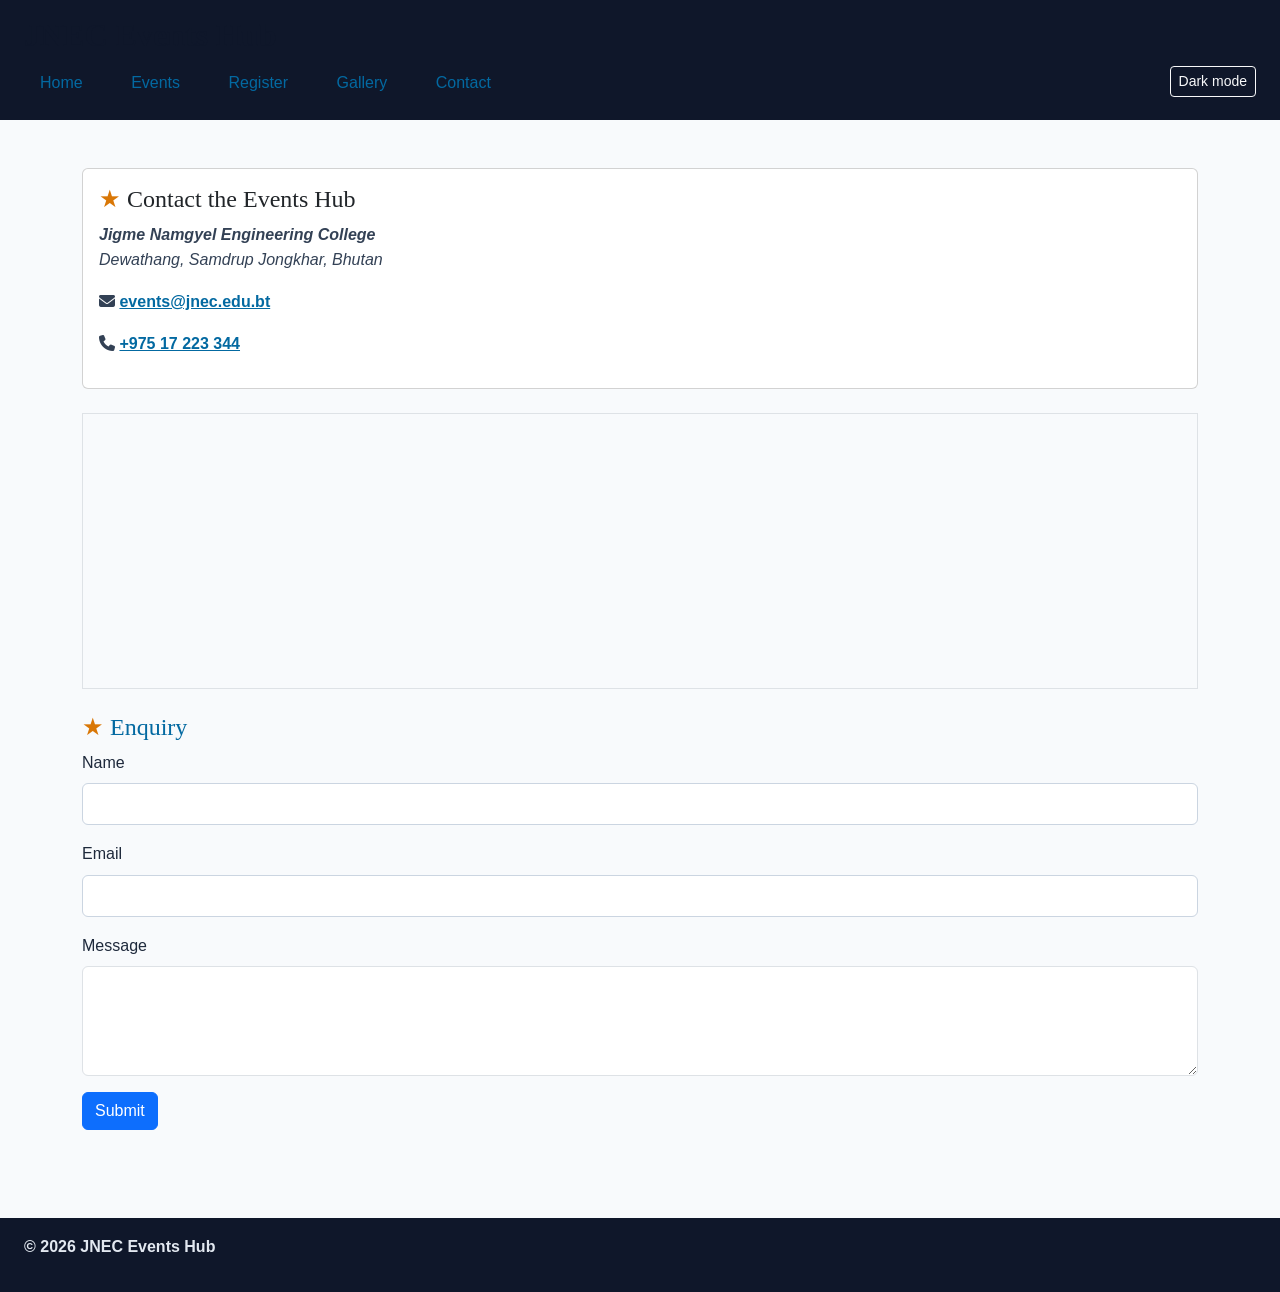
<file: contact.html>
<!DOCTYPE html> 
 <html lang="en"> 
 <head> 
   <meta charset="UTF-8"> 
   <meta name="viewport" content="width=device-width, initial-scale=1.0"> 
   <title>JNEC Events Hub — Contact</title> 
   <link 
href="https://cdn.jsdelivr.net/npm/bootstrap@5.3.3/dist/css/bootstrap.min.css" 
rel="stylesheet"> 
   <link rel="stylesheet" 
href="https://cdnjs.cloudflare.com/ajax/libs/font-awesome/6.5.2/css/all.min.css"> 
   <link rel="stylesheet" href="css/styles.css"> 
 </head> 
 <body> 
   <header id="top"> 
  <h1>JNEC Events Hub</h1> 
  <button type="button" id="darkToggle" class="btn btn-sm btn-outline-light">Dark 
mode</button> 
  <nav> 
    <a href="index.html">Home</a> 
    <a href="events.html">Events</a> 
    <a href="register.html">Register</a> 
    <a href="gallery.html">Gallery</a> 
    <a href="contact.html">Contact</a> 
  </nav> 
   </header> 
   <main> 
  <div class="container py-4"> 
    <div class="card mb-4"> 
      	<div class="card-body"> 
        <h2 class="card-title">Contact the Events Hub</h2> 
        <p>Jigme Namgyel Engineering College<br> 
           	Dewathang, Samdrup Jongkhar, Bhutan</p> 
        <p><i class="fa-solid fa-envelope"></i> 
           	<a href="mailto:events@jnec.edu.bt">events@jnec.edu.bt</a></p> 
        <p><i class="fa-solid fa-phone"></i> 
           	<a href="tel:+97517223344">+975 17 223 344</a></p> 
      	</div> 
    </div> 
    <div class="border p-2 mb-4"> 
      	<iframe 
src="https://www.openstreetmap.org/export/embed.html?bbox=91.44,26.85,91.48,26.88" 
              width="100%" height="250" title="Campus map"></iframe> 
    </div> 
 
    <h2>Enquiry</h2> 
    <form action="#" method="post" id="enquiryForm"> 
      	<div class="mb-3"> 
        <label for="enq-name" class="form-label">Name</label> 
        <input type="text" class="form-control" id="enq-name" name="name"> 
      	</div> 
      	<div class="mb-3"> 
        <label for="enq-email" class="form-label">Email</label> 
        <input type="text" class="form-control" id="enq-email" name="email"> 
      	</div> 
      	<div class="mb-3"> 
        <label for="enq-message" class="form-label">Message</label> 
        <textarea class="form-control" id="enq-message" name="message" 
rows="4"></textarea> 
      	</div> 
      	<button type="submit" class="btn btn-primary">Submit</button> 
    </form> 
  </div> 
   </main> 
   <footer> 
  <p>&copy; <span id="year"></span> JNEC Events Hub</p> 
   </footer> 
   <script 
src="https://cdn.jsdelivr.net/npm/bootstrap@5.3.3/dist/js/bootstrap.bundle.min.js"></script> 
   <script src="js/main.js"></script> 
 </body> 
 </html>
</file>
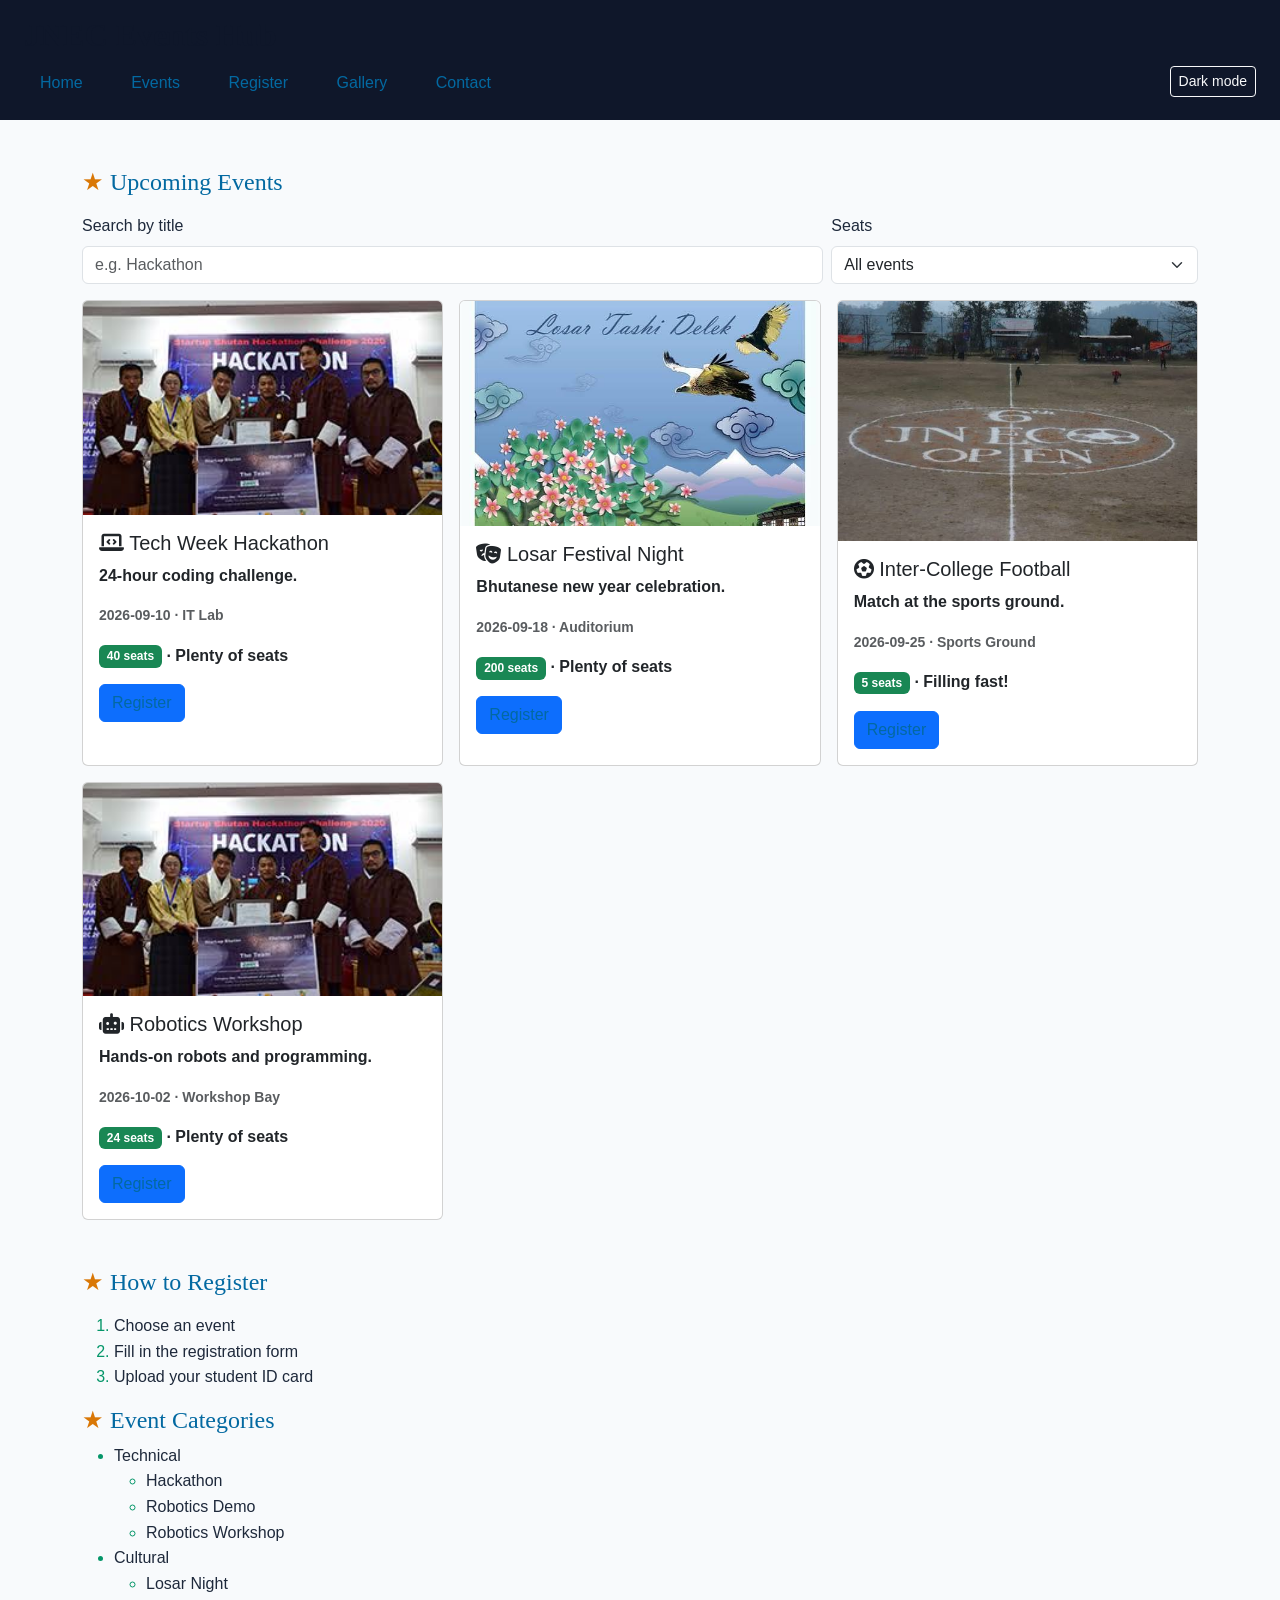
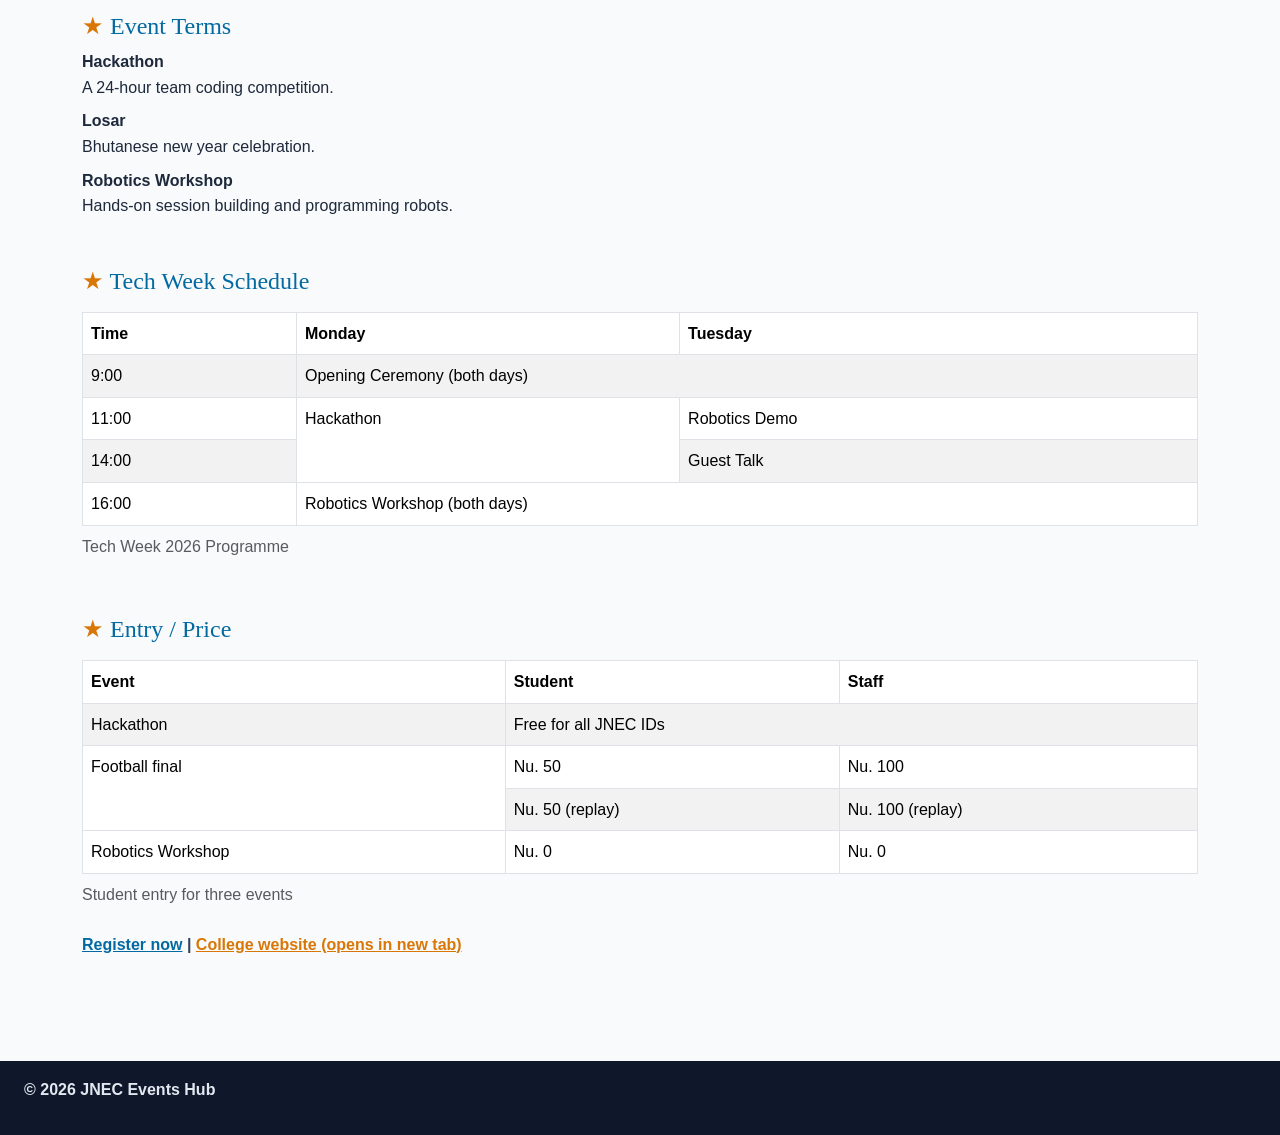
<file: events.html>
<!DOCTYPE html> 
 <html lang="en"> 
 <head> 
   <meta charset="UTF-8"> 
   <meta name="viewport" content="width=device-width, initial-scale=1.0"> 
   <title>JNEC Events Hub — Events</title> 
   <link 
href="https://cdn.jsdelivr.net/npm/bootstrap@5.3.3/dist/css/bootstrap.min.css" 
rel="stylesheet"> 
   <link rel="stylesheet" 
href="https://cdnjs.cloudflare.com/ajax/libs/font-awesome/6.5.2/css/all.min.css"> 
   <link rel="stylesheet" href="css/styles.css"> 
 </head> 
 <body> 
   <header id="top"> 
  <h1>JNEC Events Hub</h1> 
  <button type="button" id="darkToggle" class="btn btn-sm btn-outline-light">Dark 
mode</button> 
  <nav> 
    <a href="index.html">Home</a> 
    <a href="events.html">Events</a> 
    <a href="register.html">Register</a> 
    <a href="gallery.html">Gallery</a> 
    <a href="contact.html">Contact</a> 
  </nav> 
   </header> 
 
   <main> 
  <div class="container py-4"> 
    <h2 class="mb-3">Upcoming Events</h2> 
    <div class="row g-2 mb-3"> 
      	<div class="col-md-8"> 
        <label for="search" class="form-label">Search by title</label> 
        <input type="search" id="search" class="form-control" placeholder="e.g. 
Hackathon"> 

	      	</div> 
	      	<div class="col-md-4"> 
        <label for="seat-filter" class="form-label">Seats</label> 
        <select id="seat-filter" class="form-select"> 
          <option value="all">All events</option> 
          <option value="open">Open seats</option> 
          <option value="full">Sold out</option> 
        </select> 
	      	</div> 
    </div> 
    <div class="row g-3" id="eventList"></div> 
 
    <h2 class="mt-5 mb-3">How to Register</h2> 
    <ol type="1"> 
	      	<li>Choose an event</li> 
	      	<li>Fill in the registration form</li> 
	      	<li>Upload your student ID card</li> 
    </ol> 
 
    <h2>Event Categories</h2> 
    <ul> 
	      	<li>Technical 
        <ul> 
             <li>Hackathon</li> 
          <li>Robotics Demo</li> 
          <li>Robotics Workshop</li> 
        </ul> 
	      	</li> 
	      	<li>Cultural 
        <ul><li>Losar Night</li></ul> 
	      	</li> 
    </ul> 
 
    <h2>Event Terms</h2> 
    <dl> 
	      	<dt>Hackathon</dt> 
	      	<dd>A 24-hour team coding competition.</dd> 
	      	<dt>Losar</dt> 
	      	<dd>Bhutanese new year celebration.</dd> 
	      	<dt>Robotics Workshop</dt> 
	      	<dd>Hands-on session building and programming robots.</dd> 
    </dl> 
 
    <h2 class="mt-5 mb-3">Tech Week Schedule</h2> 
    <table class="table table-striped table-bordered"> 
	      	<caption>Tech Week 2026 Programme</caption> 
	      	<thead> 
           <tr><th>Time</th><th>Monday</th><th>Tuesday</th></tr> 
	      	</thead> 

	      	<tbody> 
        <tr> 
          <td>9:00</td> 
          <td colspan="2">Opening Ceremony (both days)</td> 
        </tr> 
        <tr> 
          <td>11:00</td> 
          <td rowspan="2">Hackathon</td> 
          <td>Robotics Demo</td> 
        </tr> 
        <tr> 
          <td>14:00</td> 
          <td>Guest Talk</td> 
        </tr> 
        <tr> 
          <td>16:00</td> 
          <td colspan="2">Robotics Workshop (both days)</td> 
        </tr> 
	      	</tbody> 
    </table> 
 
    <h2 class="mt-5 mb-3">Entry / Price</h2> 
    <table class="table table-striped table-bordered"> 
	      	<caption>Student entry for three events</caption> 
	      	<thead> 
           <tr><th>Event</th><th>Student</th><th>Staff</th></tr> 
	      	</thead> 
	      	<tbody> 
        <tr> 
             <td>Hackathon</td> 
          <td colspan="2">Free for all JNEC IDs</td> 
        </tr> 
        <tr> 
          <td rowspan="2">Football final</td> 
          <td>Nu. 50</td> 
          <td>Nu. 100</td> 
        </tr> 
        <tr> 
          <td>Nu. 50 (replay)</td> 
          <td>Nu. 100 (replay)</td> 
        </tr> 
        <tr> 
          <td>Robotics Workshop</td> 
          <td>Nu. 0</td> 
          <td>Nu. 0</td> 
        </tr> 
	      	</tbody> 
    </table> 
 
    <p><a href="register.html">Register now</a> | 
       	<a href="https://www.jnec.edu.bt" target="_blank" rel="noopener"> 
       	College website (opens in new tab)</a></p> 
  </div> 
   </main> 
 
   <footer> 
  <p>&copy; <span id="year"></span> JNEC Events Hub</p> 
   </footer> 
   <script 
src="https://cdn.jsdelivr.net/npm/bootstrap@5.3.3/dist/js/bootstrap.bundle.min.js"></script> 
   <script src="js/main.js"></script> 
 </body> 
 </html>
</file>
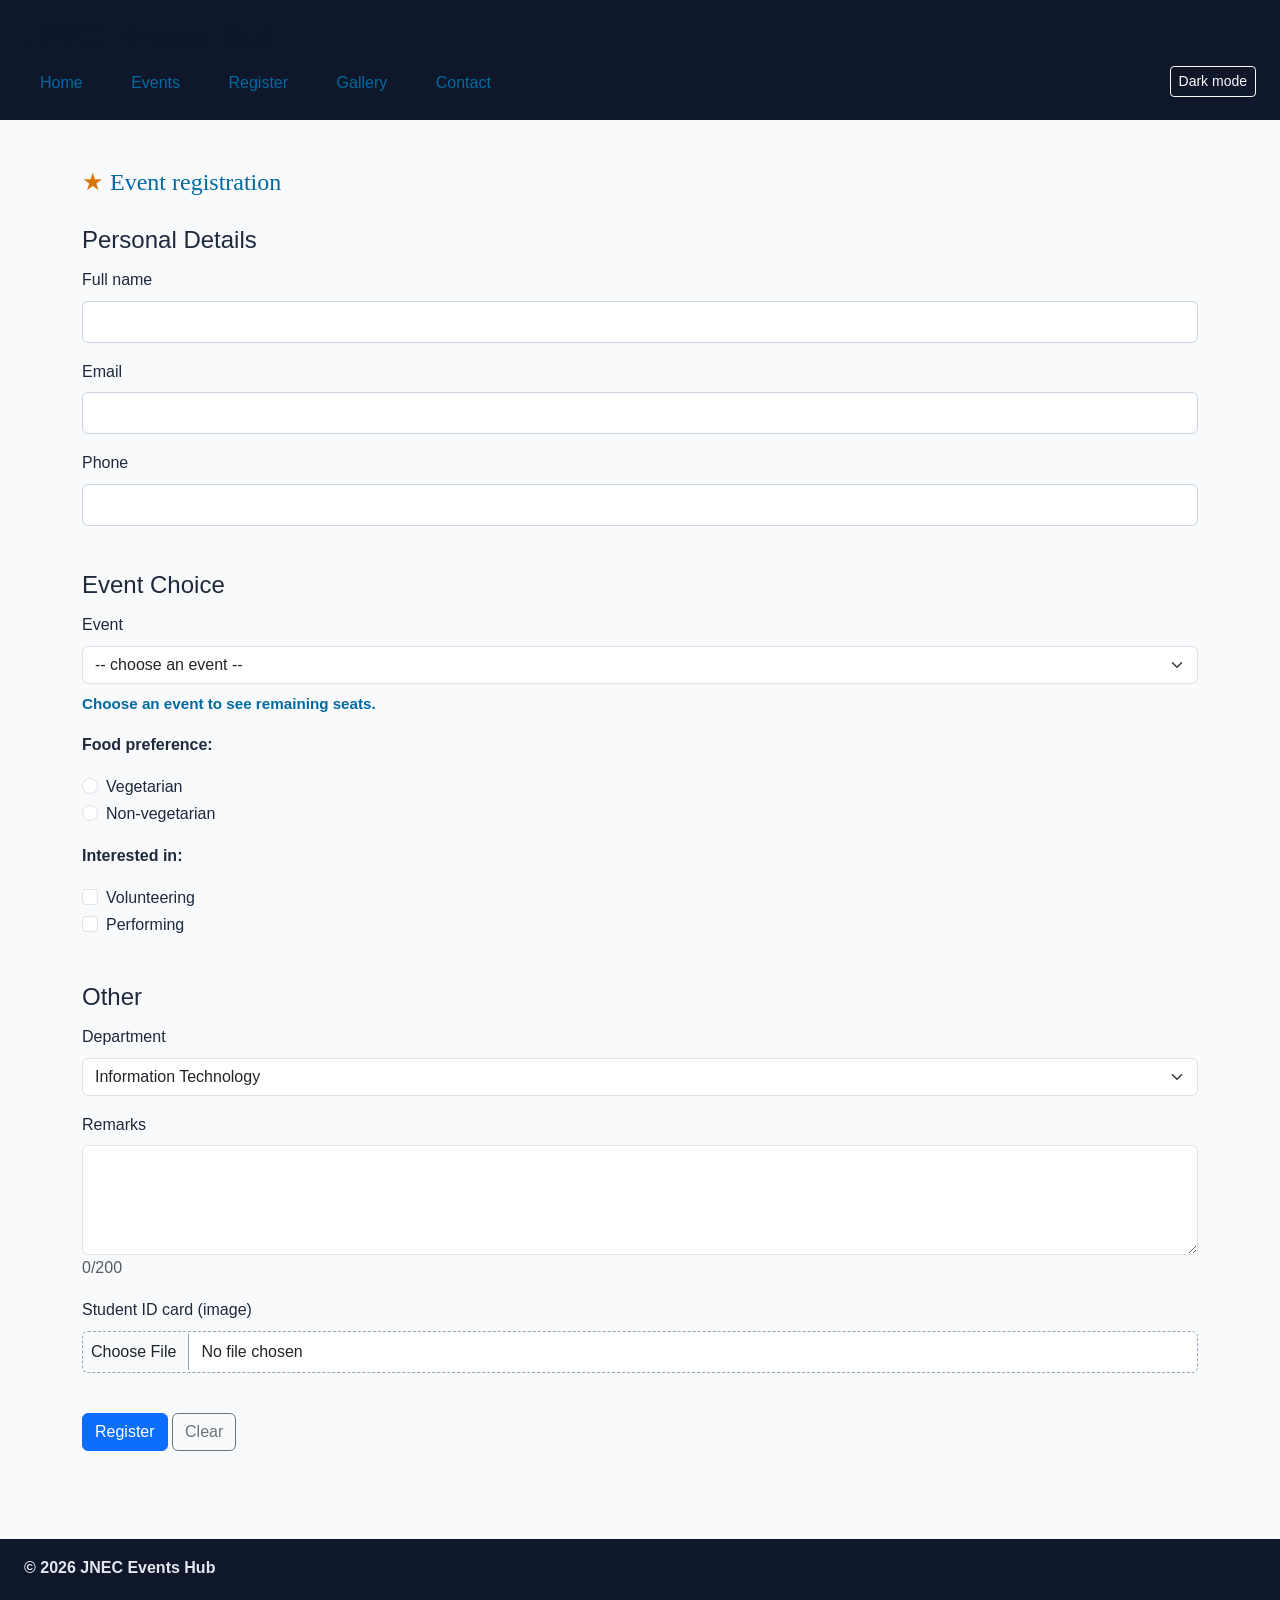
<file: register.html>
<!DOCTYPE html> 
 <html lang="en"> 
 <head> 
   <meta charset="UTF-8"> 
   <meta name="viewport" content="width=device-width, initial-scale=1.0"> 
   <title>JNEC Events Hub — Register</title> 
   <link 
href="https://cdn.jsdelivr.net/npm/bootstrap@5.3.3/dist/css/bootstrap.min.css" 
rel="stylesheet"> 
   <link rel="stylesheet" 
href="https://cdnjs.cloudflare.com/ajax/libs/font-awesome/6.5.2/css/all.min.css"> 
   <link rel="stylesheet" href="css/styles.css"> 
 </head> 
 <body> 
   <header id="top"> 
  <h1>JNEC Events Hub</h1> 
  <button type="button" id="darkToggle" class="btn btn-sm btn-outline-light">Dark 
mode</button> 
  <nav> 
    <a href="index.html">Home</a> 
    <a href="events.html">Events</a> 
    <a href="register.html">Register</a> 
    <a href="gallery.html">Gallery</a> 
    <a href="contact.html">Contact</a> 
  </nav> 
   </header> 
 
   <main> 
  <div class="container py-4"> 
    <h2 class="mb-4">Event registration</h2> 

    <form action="#" method="post" enctype="multipart/form-data" id="regForm"> 
	      	<fieldset class="mb-4"> 
        <legend>Personal Details</legend> 
        <div class="mb-3"> 
          <label for="fullname" class="form-label">Full name</label> 
          <input type="text" class="form-control" id="fullname" name="fullname"> 
          <span id="err-fullname" class="error"></span> 
        </div> 
        <div class="mb-3"> 
          <label for="email" class="form-label">Email</label> 
          <input type="text" class="form-control" id="email" name="email"> 
          <span id="err-email" class="error"></span> 
        </div> 
        <div class="mb-3"> 
          <label for="phone" class="form-label">Phone</label> 
          <input type="text" class="form-control" id="phone" name="phone"> 
          <span id="err-phone" class="error"></span> 
        </div> 
	      	</fieldset> 
 
	      	<fieldset class="mb-4"> 
        <legend>Event Choice</legend> 
        <div class="mb-3"> 
          <label for="event_id" class="form-label">Event</label> 
          <select class="form-select" id="event_id" name="event_id"> 
	            	<option value="">-- choose an event --</option> 
	            	<option value="1">Tech Week Hackathon</option> 
	            	<option value="2">Losar Festival Night</option> 
	            	<option value="3">Inter-College Football</option> 
	            	<option value="4">Robotics Workshop</option> 
          </select> 
          <span id="err-event_id" class="error"></span> 
          <p id="seatsHint" class="seats-hint mt-2">Choose an event to see remaining 
seats.</p> 
        </div> 
        <p>Food preference:</p> 
        <div class="form-check"> 
          <input class="form-check-input" type="radio" id="veg" name="food" 
value="veg"> 
          <label class="form-check-label" for="veg">Vegetarian</label> 
        </div> 
        <div class="form-check mb-3"> 
          <input class="form-check-input" type="radio" id="nonveg" name="food" 
value="nonveg"> 
          <label class="form-check-label" for="nonveg">Non-vegetarian</label> 
        </div> 
        <span id="err-food" class="error"></span> 
        <p>Interested in:</p> 
        <div class="form-check"> 

          <input class="form-check-input" type="checkbox" id="volunteer" 
name="interests" value="volunteer"> 
          <label class="form-check-label" for="volunteer">Volunteering</label> 
        </div> 
        <div class="form-check mb-3"> 
          <input class="form-check-input" type="checkbox" id="perform" 
name="interests" value="perform"> 
          <label class="form-check-label" for="perform">Performing</label> 
        </div> 
        <span id="err-interests" class="error"></span> 
	      	</fieldset> 
 
	      	<fieldset class="mb-4"> 
           <legend>Other</legend> 
        <div class="mb-3"> 
          <label for="department" class="form-label">Department</label> 
          <select class="form-select" id="department" name="department"> 
	            	<option value="it">Information Technology</option> 
	            	<option value="civil">Civil</option> 
	            	<option value="electrical">Electrical</option> 
          </select> 
        </div> 
        <div class="mb-3"> 
          <label for="remarks" class="form-label">Remarks</label> 
          <textarea class="form-control" id="remarks" name="remarks" rows="4" 
maxlength="200"></textarea> 
          <span id="charCount" class="text-muted">0/200</span> 
        </div> 
        <div class="mb-3"> 
          <label for="id_card" class="form-label">Student ID card (image)</label> 
          <input class="form-control" type="file" id="id_card" name="id_card"> 
        </div> 
	      	</fieldset> 
 
	      	<button type="submit" class="btn btn-primary">Register</button> 
	      	<button type="reset" class="btn btn-outline-secondary">Clear</button> 
    </form> 
  </div> 
   </main> 
 
   <footer> 
  <p>&copy; <span id="year"></span> JNEC Events Hub</p> 
   </footer> 
   <script 
src="https://cdn.jsdelivr.net/npm/bootstrap@5.3.3/dist/js/bootstrap.bundle.min.js"></script> 
   <script src="js/main.js"></script> 
   <script src="js/validate.js"></script> 
 </body> 
 </html>
</file>
<file: css/styles.css>
/* FILE: css/styles.css — Practical III (CSS & Bootstrap) */ 
 
 body { 
   font-family: "Segoe UI", Arial, sans-serif; 
   margin: 0; 

   color: rgb(30, 41, 59); 
   background: #f8fafc; 
   font-size: 16px; 
   line-height: 1.6; 
 } 
 
 header { 
   background: #0f172a; 
   color: white; 
   padding: 16px 24px; 
 } 
 
 nav a { 
   color: #7dd3fc; 
   margin-right: 12px; 
   text-decoration: none; 
   display: inline-block; 
   padding: 8px 16px; 
 } 
 
 footer { 
   background: #0f172a; 
   color: #e2e8f0; 
   padding: 16px 24px; 
   margin-top: 40px; 
 } 
 
 main { 
   padding: 24px; 
 } 
 
 /* simple selectors */ 
 h1 { color: #0f172a; font-weight: 700; font-size: 2rem; } 
 h2 { color: #0369a1; font-size: 1.5rem; text-align: left; } 
 .intro { background: #f8fafc; } 
 #welcome { padding: 24px; } 
 p.intro { font-size: 1.05rem; } 
 h1, h2, h3 { font-family: Georgia, serif; } 
 
 /* combinators */ 
 nav a { text-decoration: none; } 
 main > section { margin-bottom: 24px; } 
 h2 + p { font-style: italic; } 
 h2 ~ p { color: #334155; } 
 
 /* pseudo-classes */ 
 nav a:hover { color: #38bdf8; } 
 input:focus { outline: 2px solid #0369a1; } 
 input:checked + label { font-weight: 700; } 

 tr:nth-child(even) { background: #f1f5f9; } 
 
 a:link { color: #0369a1; } 
 a:visited { color: #7c3aed; } 
 a:hover { color: #0ea5e9; } 
 a:active { color: #b91c1c; } 
 
 /* original pseudo-class (Activity 5) */ 
 button:hover { 
   opacity: 0.9; 
 } 
 
 /* pseudo-elements */ 
 p::first-line { font-weight: bold; } 
 .intro::first-letter { 
   font-size: 1.6em; 
   color: #0369a1; 
 } 
 h2::before { content: "★ "; color: #d97706; } 
 li::marker { color: #059669; } 
 ::selection { color: #7f1d1d; background: #fde68a; } 
 
 /* attribute selectors */ 
 a[target="_blank"] { color: #d97706; } 
 input[type="file"] { border: 1px dashed #94a3b8; padding: 8px; } 
 input[type="text"] { border: 1px solid #cbd5e1; padding: 8px; } 
 
 /* original attribute selector (Activity 5) */ 
 input[type="checkbox"] { 
   accent-color: #0369a1; 
 } 
 
 .highlight { color: crimson; } 
 .intro p { 
   text-indent: 2em; 
   text-align: justify; 
 } 
 .sold-out { 
   text-decoration: line-through; 
   text-decoration-color: #ef4444; 
   text-decoration-style: solid; 
 } 
 .hero-title { 
   letter-spacing: 0.04em; 
   word-spacing: 0.1em; 
 } 
 em { font-style: italic; } 
 header { background-color: #0f172a; } 
 

 .intro { 
   margin: 24px 16px 32px 16px; 
   padding: 20px; 
   border: 1px solid #e2e8f0; 
   background: white; 
 } 
 section { 
   margin-bottom: 28px; 
   padding-left: 8px; 
 } 
 
 .admin-only { display: none; } 
 .badge { display: inline; } 
 .event-card { display: block; } 
 
 .error { color: #b91c1c; font-size: 0.9rem; display: block; margin-top: 0.25rem; } 
 
 .sold-out-card { opacity: 0.85; } 
 .sold-out-card .card-title { text-decoration: line-through; } 
 
 #darkToggle { 
   float: right; 
   margin-top: 4px; 
 } 
 
 body.dark { 
   background: #0f172a; 
   color: #e2e8f0; 
 } 
 body.dark header, 
 body.dark footer { 
   background: #020617; 
 } 
 body.dark .card, 
 body.dark .intro { 
   background: #1e293b; 
   color: #e2e8f0; 
   border-color: #334155; 
 } 
 body.dark h1, 
 body.dark h2 { 
   color: #7dd3fc; 
 } 
 
 .seats-hint { 
   font-size: 0.95rem; 
   color: #0369a1; 
 } 
 
 img { max-width: 100%; height: auto; } 
 
 @media (max-width: 600px) { 
   nav a { 
  display: block; 
  margin: 4px 0; 
   } 
   body { font-size: 15px; } 
 }
</file>
